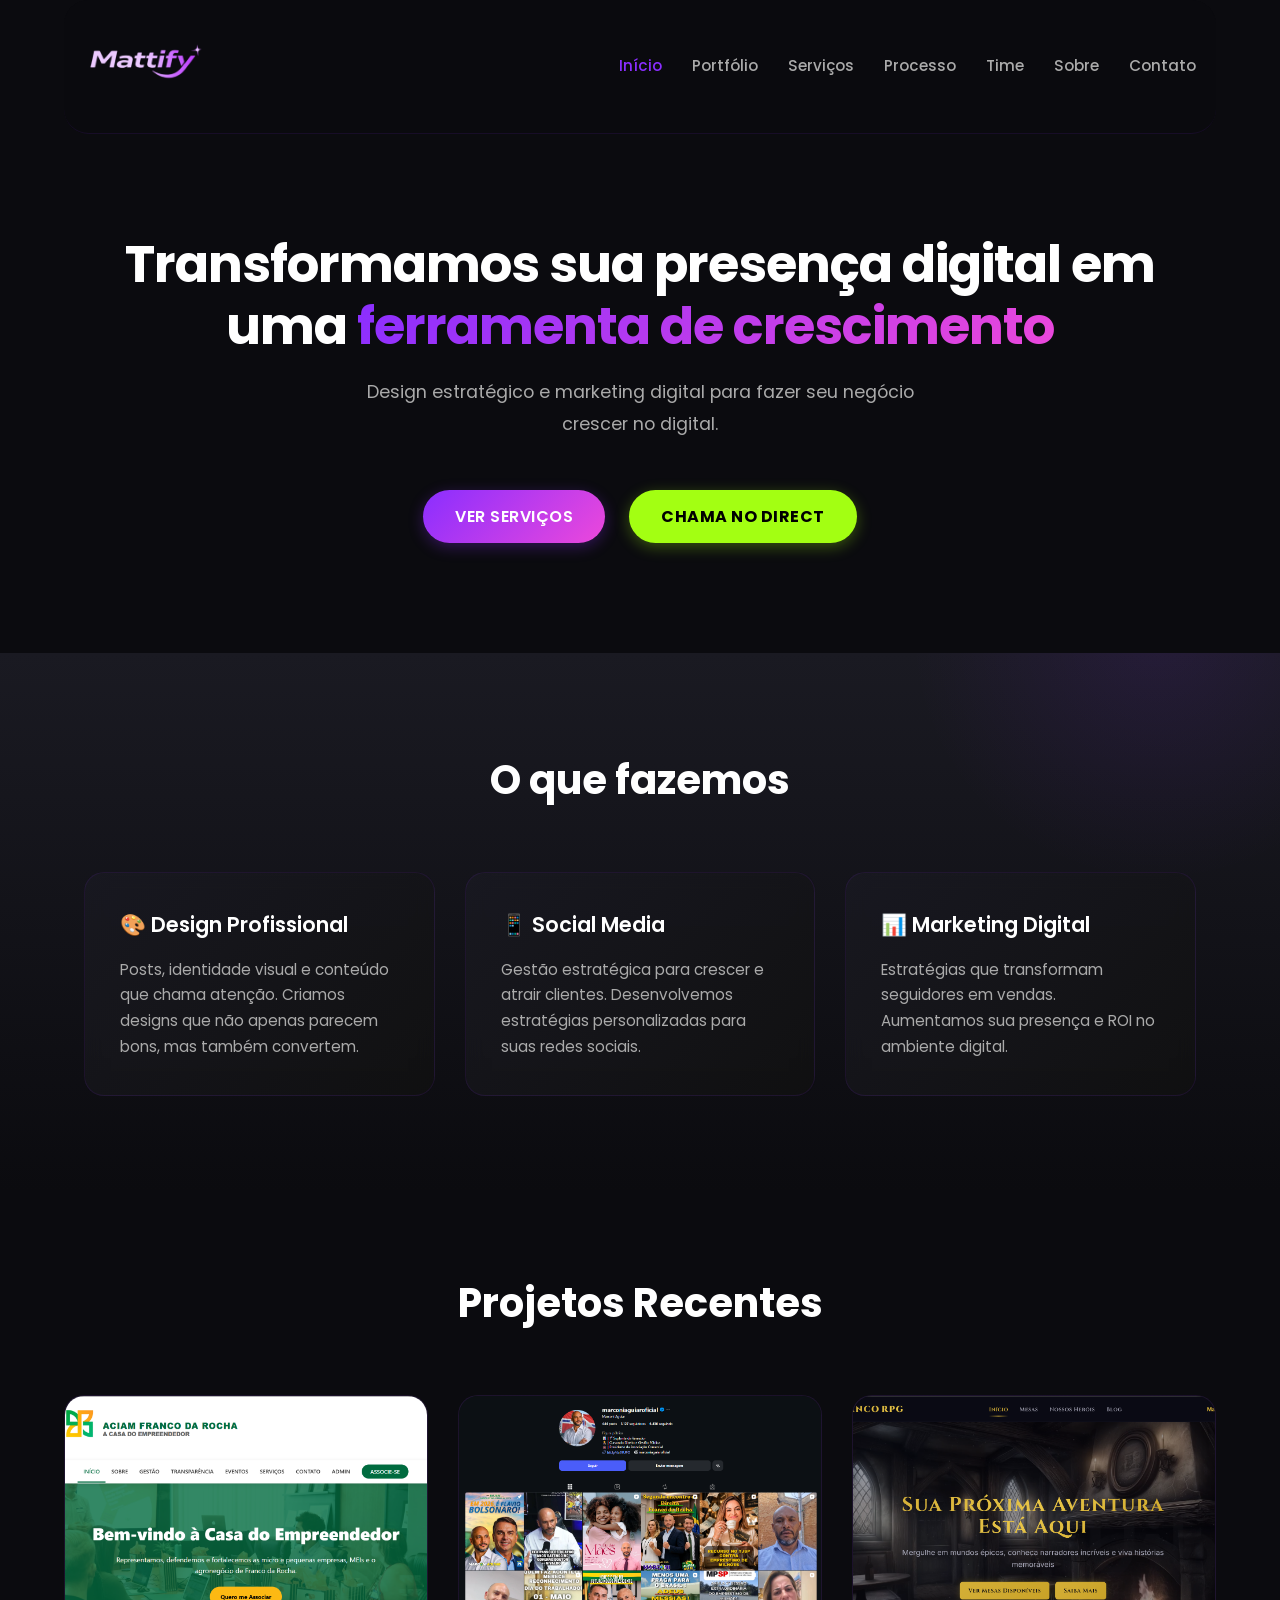
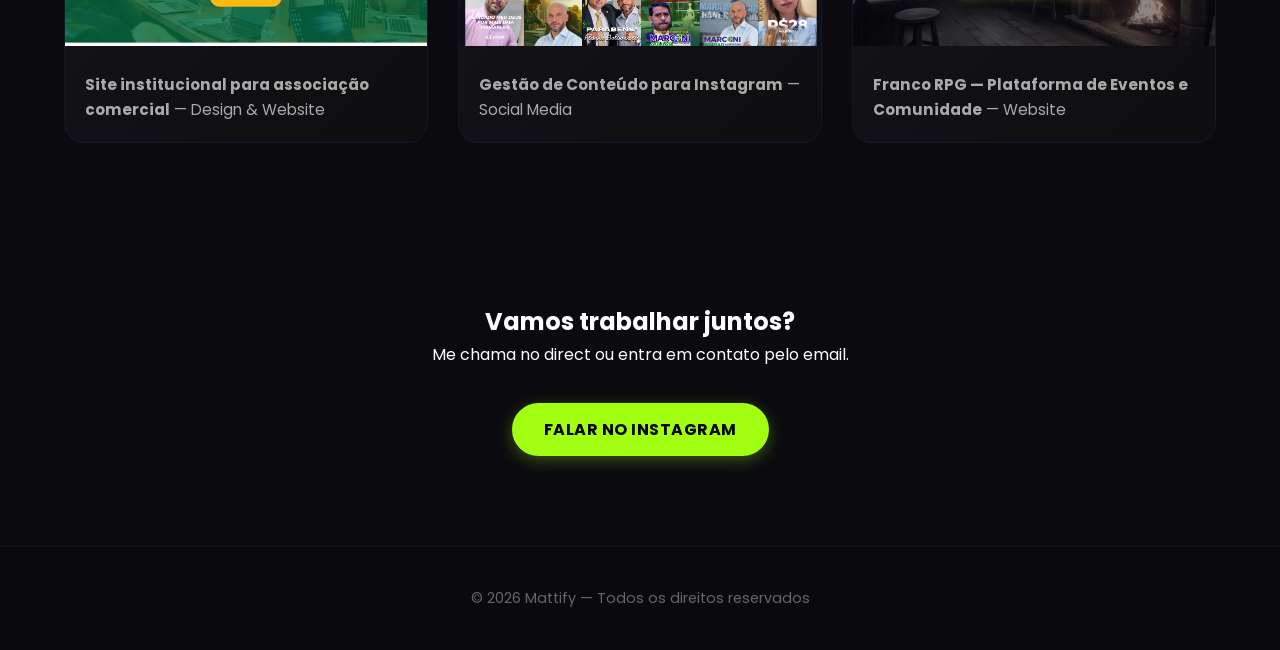
<file: index.html>
<!DOCTYPE html>
<html lang="pt-BR">
<head>
  <meta charset="UTF-8">
  <meta name="viewport" content="width=device-width, initial-scale=1.0">
  <meta name="description" content="Mattify — Marketing & Design. Transformamos seu perfil em máquina de clientes com design estratégico e marketing digital.">
  <title>Mattify — Marketing & Design</title>
    <link rel="icon" href="mattify_minimalist_2-removebg-preview.png" type="image/png">

  <!-- Fonte -->
  <link href="https://fonts.googleapis.com/css2?family=Poppins:wght@300;400;600;700&display=swap" rel="stylesheet">

  <!-- CSS -->
  <link rel="stylesheet" href="style.css">
</head>

<body>

  <!-- HEADER -->
  <header class="container">
    <div class="logo"><img src="logo.png" alt="Mattify" class="logo-img"></div>
    <button class="menu-toggle">☰</button>
    <nav>
      <a href="index.html" class="nav-link">Início</a>
      <a href="portfolio.html" class="nav-link">Portfólio</a>
      <a href="servicos.html" class="nav-link">Serviços</a>
      <a href="processo.html" class="nav-link">Processo</a>
      <a href="nosso-time.html" class="nav-link">Time</a>
      <a href="sobre.html" class="nav-link">Sobre</a>
      <a href="contato.html" class="nav-link">Contato</a>
    </nav>
  </header>

  <!-- HERO -->
  <section class="hero container">
    <h1>
      Transformamos sua presença digital em uma  <span>ferramenta de crescimento</span>
    </h1>
    <p>
      Design estratégico e marketing digital para fazer seu negócio crescer no digital.
    </p>
    <button class="btn btn-primary">Ver Serviços</button>
    <a href="https://www.instagram.com/direct/t/18092631073901861" target="_blank">
      <button class="btn btn-cta">Chama no Direct</button>
    </a>
  </section>

  <!-- SERVICES -->
  <section id="services" class="services">
    <div class="container">
      <h2>O que fazemos</h2>

      <div class="service-grid">
        <div class="service-card">
          <h3>🎨 Design Profissional</h3>
          <p>Posts, identidade visual e conteúdo que chama atenção. Criamos designs que não apenas parecem bons, mas também convertem.</p>
        </div>

        <div class="service-card">
          <h3>📱 Social Media</h3>
          <p>Gestão estratégica para crescer e atrair clientes. Desenvolvemos estratégias personalizadas para suas redes sociais.</p>
        </div>

        <div class="service-card">
          <h3>📊 Marketing Digital</h3>
          <p>Estratégias que transformam seguidores em vendas. Aumentamos sua presença e ROI no ambiente digital.</p>
        </div>
      </div>
    </div>
  </section>

   <!-- PORTFOLIO -->
  <section id="portfolio" class="portfolio container">
    <h2>Projetos Recentes</h2>

    <div class="portfolio-grid">
      <div class="portfolio-item">
        <img src="SiteAciam.png" alt="Site institucional para associação comercial">
        <p><strong>Site institucional para associação comercial</strong> — Design & Website</p>
      </div>

      <div class="portfolio-item">
        <img src="IntagramMarconi.png" alt="Gestão de Conteúdo para Instagram">
        <p><strong>Gestão de Conteúdo para Instagram</strong> — Social Media</p>
      </div>

      <div class="portfolio-item">
        <img src="SiteFrancoRPG.png" alt="Franco RPG — Plataforma de Eventos e Comunidade">
        <p><strong>Franco RPG — Plataforma de Eventos e Comunidade</strong> — Website</p>
      </div>
    </div>
  </section>

  <!-- CONTACT -->
  <section id="contact" class="container" style="padding: 80px 0; text-align: center;">
    <h2>Vamos trabalhar juntos?</h2>
    <p>Me chama no direct ou entra em contato pelo email.</p>
    <br>
    <button class="btn btn-cta">Falar no Instagram</button>
  </section>

  <!-- FOOTER -->
  <footer>
    <p>© 2026 Mattify — Todos os direitos reservados</p>
  </footer>

  <script src="script.js"></script>
</body>
</html>
</file>
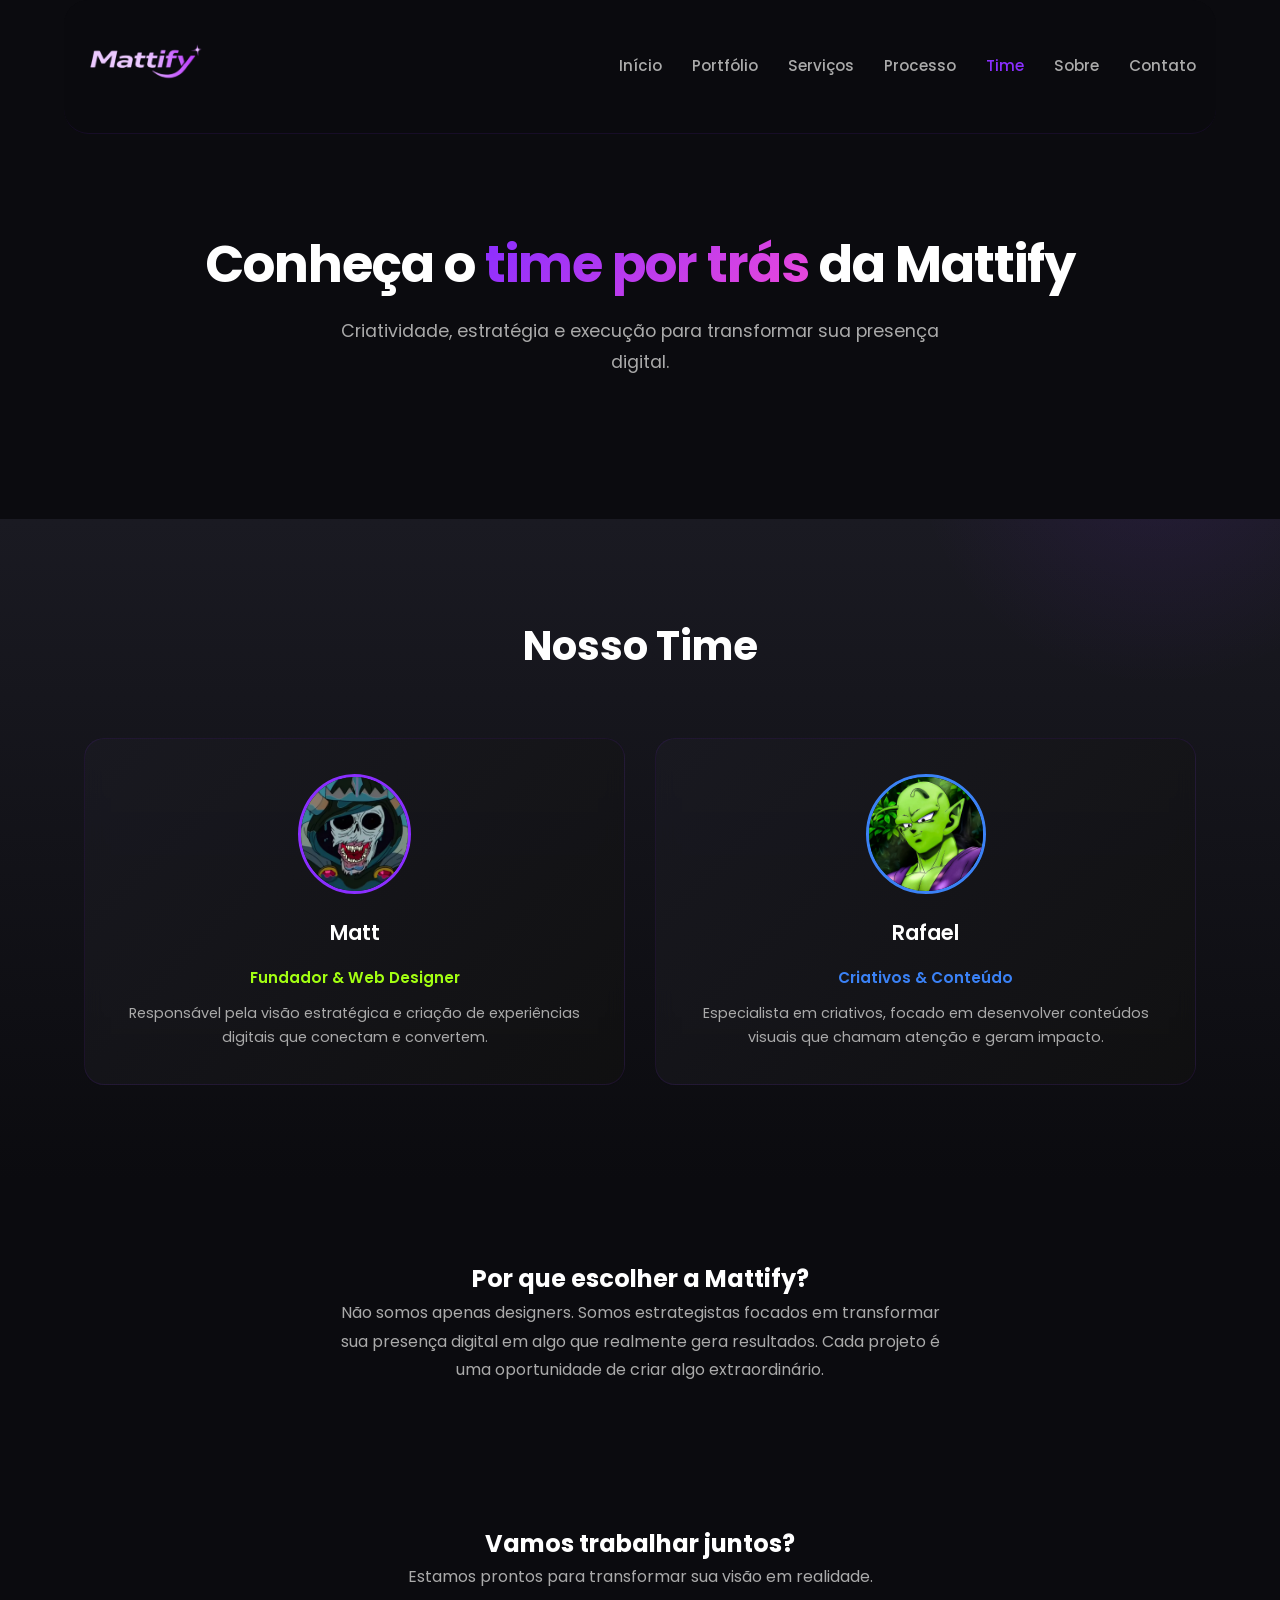
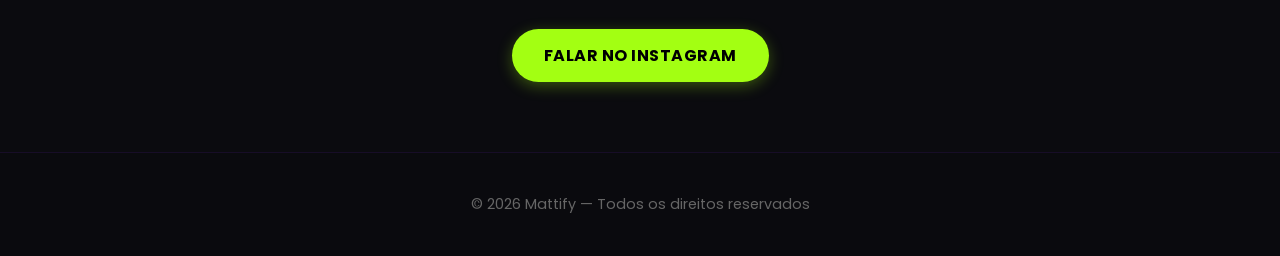
<file: nosso-time.html>
<!DOCTYPE html>
<html lang="pt-BR">
<head>
  <meta charset="UTF-8">
  <meta name="viewport" content="width=device-width, initial-scale=1.0">
  <meta name="description" content="Conheça o time Mattify — Criatividade, estratégia e execução para transformar sua presença digital.">
  <title>Nosso Time — Mattify</title>
  <link rel="icon" href="mattify_minimalist_2-removebg-preview.png" type="image/png">

  <link href="https://fonts.googleapis.com/css2?family=Poppins:wght@300;400;600;700&display=swap" rel="stylesheet">
  <link rel="stylesheet" href="style.css">
</head>

<body>

  <!-- HEADER -->
  <header class="container">
    <div class="logo"><img src="logo.png" alt="Mattify" class="logo-img"></div>
    <button class="menu-toggle">☰</button>
    <nav>
      <a href="index.html" class="nav-link">Início</a>
      <a href="portfolio.html" class="nav-link">Portfólio</a>
      <a href="servicos.html" class="nav-link">Serviços</a>
      <a href="processo.html" class="nav-link">Processo</a>
      <a href="nosso-time.html" class="nav-link">Time</a>
      <a href="sobre.html" class="nav-link">Sobre</a>
      <a href="contato.html" class="nav-link">Contato</a>
    </nav>
  </header>

  <!-- HERO -->
  <section class="hero container">
    <h1>Conheça o <span>time por trás</span> da Mattify</h1>
    <p>
      Criatividade, estratégia e execução para transformar sua presença digital.
    </p>
  </section>

  <!-- TEAM -->
  <section class="services">
    <div class="container">
      <h2>Nosso Time</h2>

      <div class="service-grid">

        <!-- MEMBRO 1 -->
        <div class="service-card" style="text-align: center;">
          <img src="matt icon.jpg" alt="Matt" style="border-radius: 50%; margin-bottom: 15px; border: 3px solid var(--primary); height: 120px; width: auto;">
          <h3>Matt</h3>
          <p style="color: var(--cta); font-weight: 600; margin-bottom: 10px;">Fundador & Web Designer</p>
          <p style="font-size: 0.9rem; color: #aaa;">
            Responsável pela visão estratégica e criação de experiências digitais que conectam e convertem.
          </p>
        </div>

        <!-- MEMBRO 2 
        <div class="service-card" style="text-align: center;">
          <img src="gab icon.jpg" alt="Gabriel Fonseca" style="border-radius: 50%; margin-bottom: 15px; border: 3px solid var(--accent); height: 120px; width: auto;">
          <h3>Gabriel Fonseca</h3>
          <p style="color: var(--accent); font-weight: 600; margin-bottom: 10px;">Designer Visual</p>
          <p style="font-size: 0.9rem; color: #aaa;">
            Designer dedicado à construção de identidades visuais modernas e consistentes.
          </p>
        </div>
        -->
        <!-- MEMBRO 3 -->
        <div class="service-card" style="text-align: center;">
          <img src="icon rafa.jpg" alt="Rafael" style="border-radius: 50%; margin-bottom: 15px; border: 3px solid var(--secondary); height: 120px; width: auto;">
          <h3>Rafael</h3>
          <p style="color: var(--secondary); font-weight: 600; margin-bottom: 10px;">Criativos & Conteúdo</p>
          <p style="font-size: 0.9rem; color: #aaa;">
            Especialista em criativos, focado em desenvolver conteúdos visuais que chamam atenção e geram impacto.
          </p>
        </div>

        <!-- MEMBRO 4 
        <div class="service-card" style="text-align: center;">
          <img src="victor icon.jpg" alt="Victor" style="border-radius: 50%; margin-bottom: 15px; border: 3px solid var(--cta); height: 120px; width: auto;">
          <h3>Victor</h3>
          <p style="color: var(--cta); font-weight: 600; margin-bottom: 10px;">Administração & Gestão</p>
          <p style="font-size: 0.9rem; color: #aaa;">
            Responsável pela organização e gestão, garantindo que tudo funcione com eficiência e qualidade.
          </p>
        </div>
        -->
      </div>
    </div>
  </section>

  <!-- DIFERENCIAL -->
  <section class="container" style="padding: 80px 0; text-align: center;">
    <h2>Por que escolher a Mattify?</h2>
    <p style="max-width: 600px; margin: auto; color: #aaa; line-height: 1.8;">
      Não somos apenas designers. Somos estrategistas focados em transformar sua presença digital em algo que realmente gera resultados. Cada projeto é uma oportunidade de criar algo extraordinário.
    </p>
  </section>

  <!-- CTA -->
  <section class="container" style="padding: 60px 0; text-align: center;">
    <h2>Vamos trabalhar juntos?</h2>
    <p style="color: #aaa; margin-bottom: 30px;">Estamos prontos para transformar sua visão em realidade.</p>
    <button class="btn btn-cta">Falar no Instagram</button>
  </section>

  <!-- FOOTER -->
  <footer>
    <p>© 2026 Mattify — Todos os direitos reservados</p>
  </footer>

  <script src="script.js"></script>
</body>
</html>
</file>
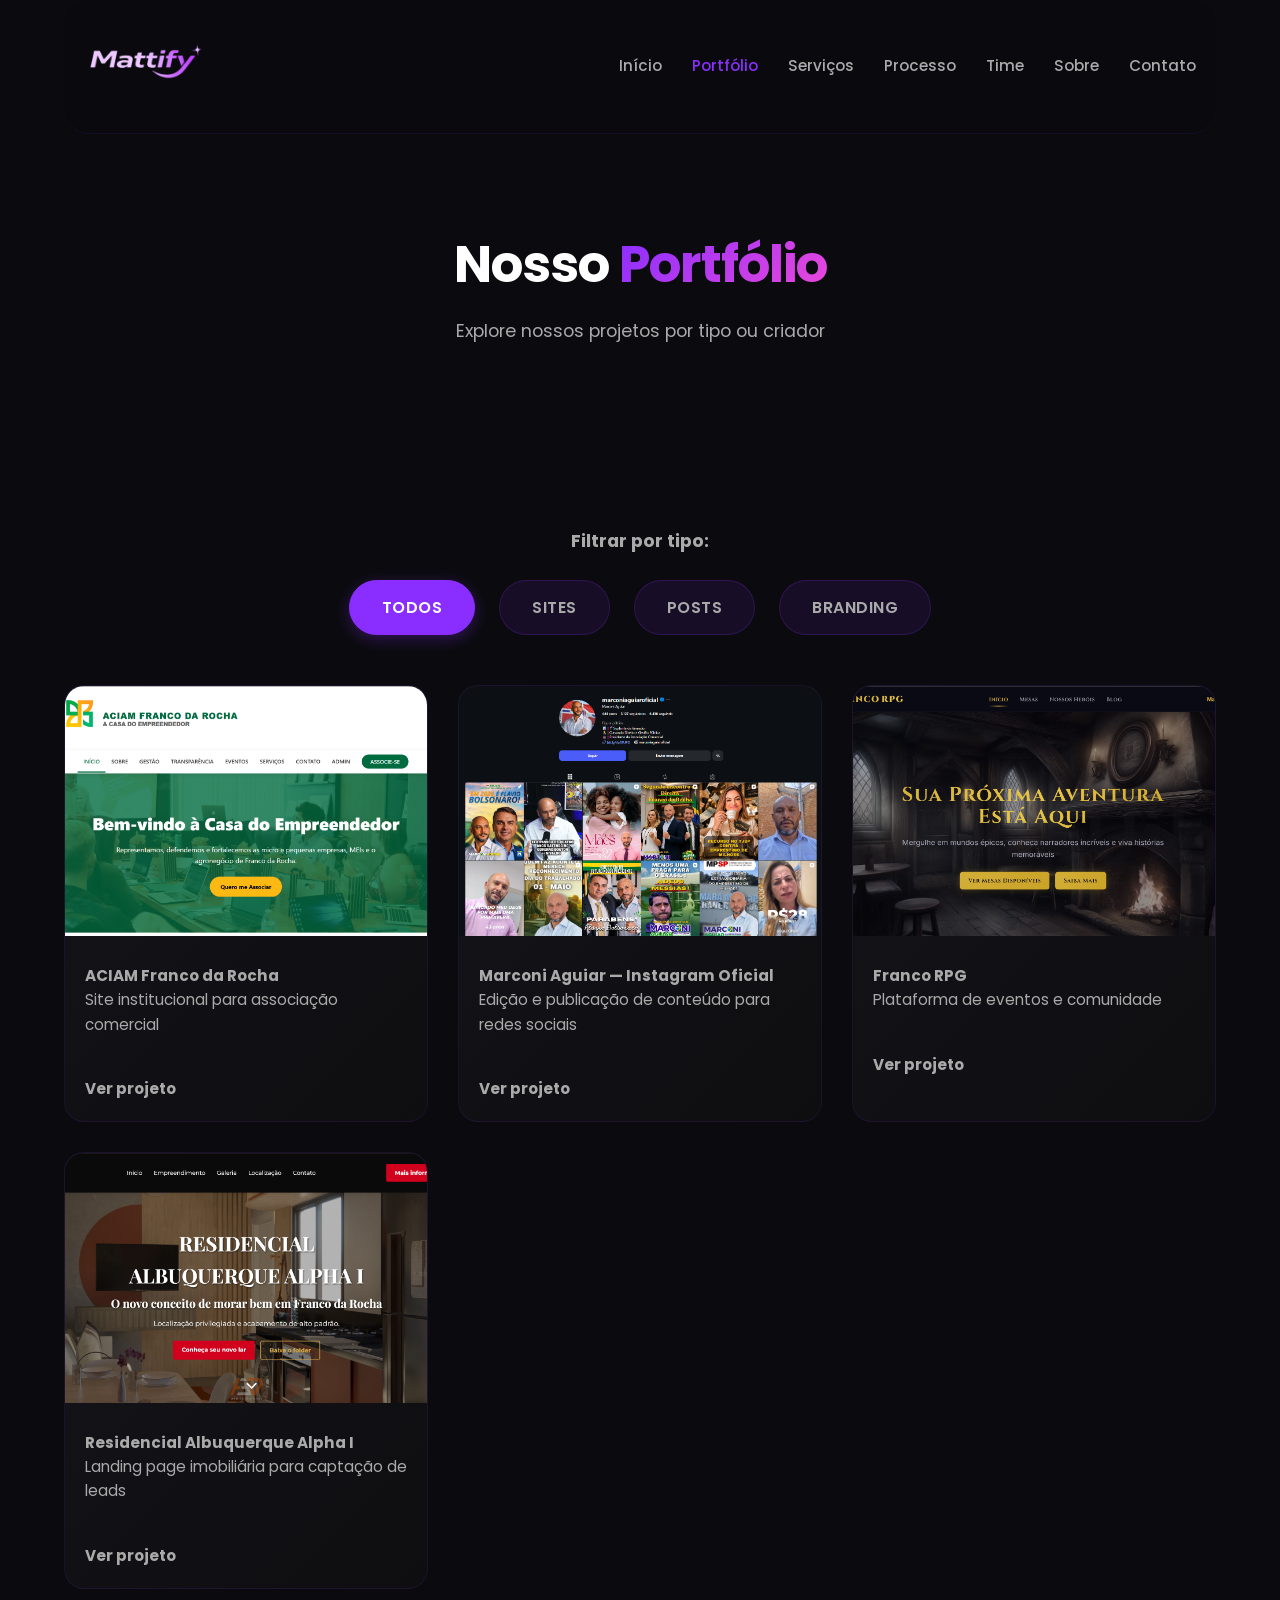
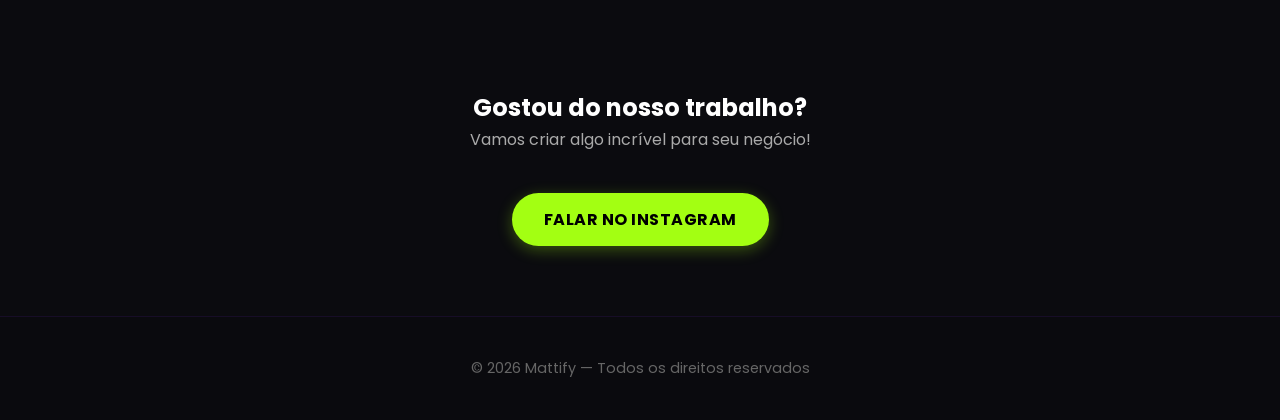
<file: portfolio.html>
<!DOCTYPE html>
<html lang="pt-BR">
<head>
  <meta charset="UTF-8">
  <meta name="viewport" content="width=device-width, initial-scale=1.0">
  <meta name="description" content="Portfólio Mattify — Explore nossos projetos de design e marketing digital.">
  <title>Portfólio — Mattify</title>
  <link rel="icon" href="mattify_minimalist_2-removebg-preview.png" type="image/png">

  <link href="https://fonts.googleapis.com/css2?family=Poppins:wght@300;400;600;700&display=swap" rel="stylesheet">
  <link rel="stylesheet" href="style.css">
</head>

<body>

<div id="lightbox" class="lightbox">
  <span class="close">&times;</span>
  <img class="lightbox-img" id="lightbox-img">
</div>

  <!-- HEADER -->

<header class="container">
  <div class="logo"><img src="logo.png" alt="Mattify" class="logo-img"></div>
  <button class="menu-toggle">☰</button>
  <nav>
    <a href="index.html" class="nav-link">Início</a>
    <a href="portfolio.html" class="nav-link">Portfólio</a>
    <a href="servicos.html" class="nav-link">Serviços</a>
    <a href="processo.html" class="nav-link">Processo</a>
    <a href="nosso-time.html" class="nav-link">Time</a>
    <a href="sobre.html" class="nav-link">Sobre</a>
    <a href="contato.html" class="nav-link">Contato</a>
  </nav>
</header>

<section class="hero container">
  <h1>Nosso <span>Portfólio</span></h1>
  <p>Explore nossos projetos por tipo ou criador</p>
</section>

<section class="container" style="padding: 40px 0;">

  <!-- FILTROS -->
  <div style="text-align: center; margin-bottom: 40px;">
    
    <div style="margin-bottom: 20px;">
      <h3 style="margin-bottom: 15px; font-size: 1.1rem; color: #aaa;">Filtrar por tipo:</h3>
      <button class="btn btn-primary filter-btn" data-filter="all">Todos</button>
      <button class="btn filter-btn" data-filter="site">Sites</button>
      <button class="btn filter-btn" data-filter="post">Posts</button>
      <button class="btn filter-btn" data-filter="branding">Branding</button>
    </div>
<!--
   <div> 
      <h3 style="margin-bottom: 15px; font-size: 1.1rem; color: #aaa;">Filtrar por criador:</h3>
      <button class="btn filter-creator" data-creator="all">Todos</button>
      <button class="btn filter-creator" data-creator="matt">Matt</button>
      <button class="btn filter-creator" data-creator="rafa">Rafa</button>
      <button class="btn filter-creator" data-creator="gab">Gabriel</button>
    </div>
    -->
  </div>

  <!-- GRID -->
  <div class="portfolio-grid">

    <div class="portfolio-item" data-type="site" data-creator="matt">
      <img src="SiteAciam.png" alt="Site institucional para associação comercial">
      <p><strong>ACIAM Franco da Rocha</strong> <br>
                Site institucional para associação comercial</p>
      <p><a href="https://aciamfrancodarocha.org.br" target="_blank" class="nav-link"><strong>Ver projeto</strong></a></p>
    </div>

    <div class="portfolio-item" data-type="post" data-creator="matt">
      <img src="IntagramMarconi.png" alt="Gestão de Conteúdo para Instagram">
      <p><strong>Marconi Aguiar — Instagram Oficial</strong><br>Edição e publicação de conteúdo para redes sociais</p>
      <p><a href="https://www.instagram.com/marconiaguiaroficial/" target="_blank" class="nav-link"><strong>Ver projeto</strong></a></p>
    </div>

    <div class="portfolio-item" data-type="site" data-creator="matt">
      <img src="SiteFrancoRPG.png" alt="Franco RPG — Plataforma de Eventos e Comunidade">
      <p><strong>Franco RPG</strong><br>Plataforma de eventos e comunidade</p>
      <p><a href="https://franco-rpg.onrender.com/" target="_blank" class="nav-link"><strong>Ver projeto</strong></a></p>
    </div>

    <div class="portfolio-item" data-type="site" data-creator="matt">
      <img src="ResidencialAlbuquerque.png" alt="Landing page imobiliária / página de captação de leads">
      <p><strong>Residencial Albuquerque Alpha I</strong><br>
Landing page imobiliária para captação de leads</p>
      <p><a href="https://nezork.github.io/residencial.albuquerque" target="_blank" class="nav-link"><strong>Ver projeto</strong></a></p>
    </div>

  </div>

</section>

<section class="container" style="padding: 60px 0; text-align: center;">
  <h2>Gostou do nosso trabalho?</h2>
  <p style="color: #aaa; margin-bottom: 30px;">Vamos criar algo incrível para seu negócio!</p>
  <button class="btn btn-cta">Falar no Instagram</button>
</section>

<footer>
  <p>© 2026 Mattify — Todos os direitos reservados</p>
</footer>

<script src="script.js"></script>
</body>
</html>
</file>
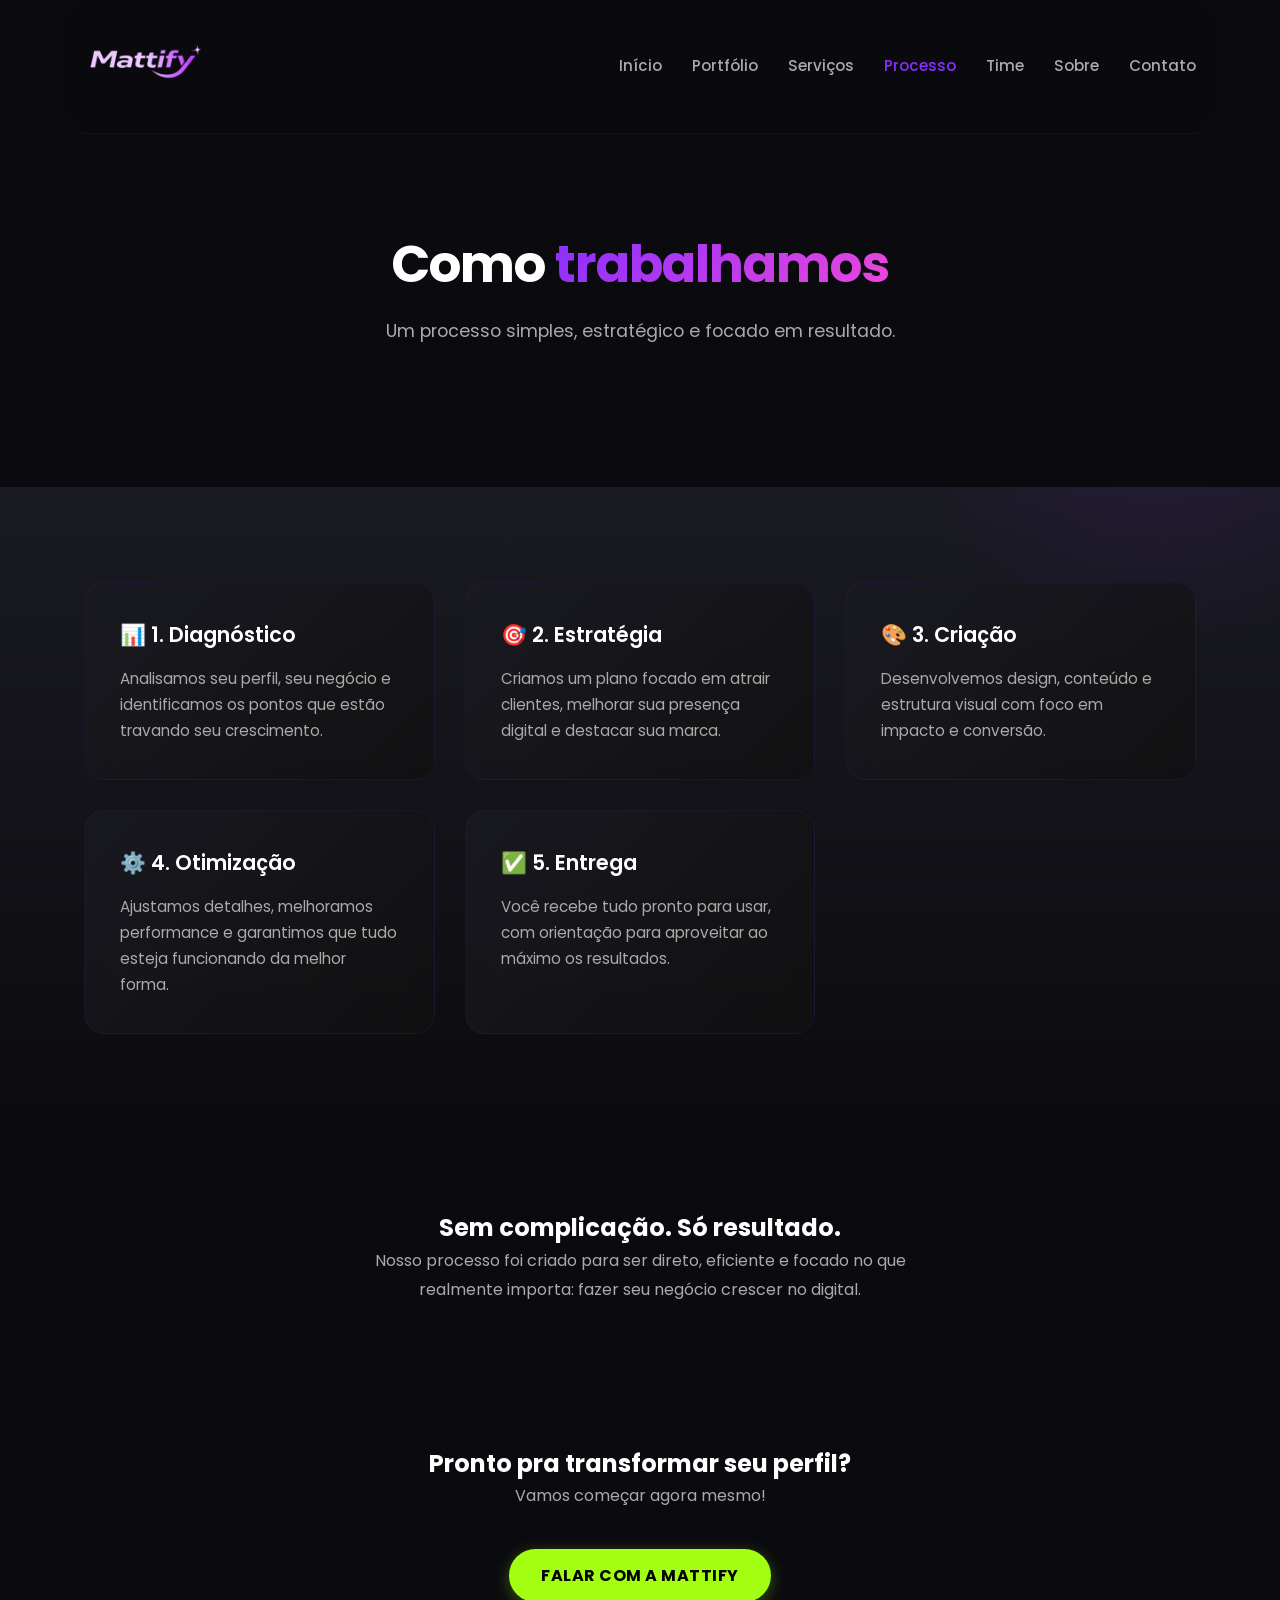
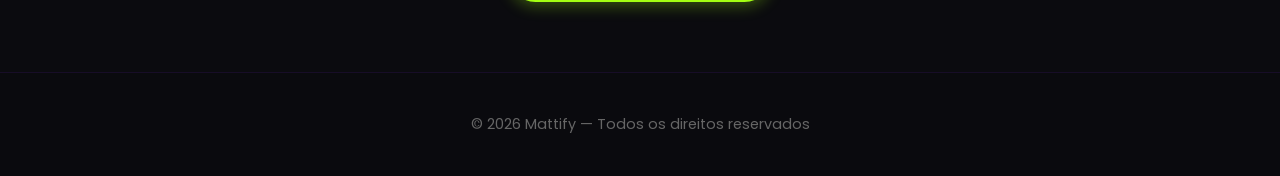
<file: processo.html>
<!DOCTYPE html>
<html lang="pt-BR">
<head>
  <meta charset="UTF-8">
  <meta name="viewport" content="width=device-width, initial-scale=1.0">
  <meta name="description" content="Processo Mattify — Um processo simples, estratégico e focado em resultado.">
  <title>Nosso Processo — Mattify</title>
  <link rel="icon" href="mattify_minimalist_2-removebg-preview.png" type="image/png">

  <link href="https://fonts.googleapis.com/css2?family=Poppins:wght@300;400;600;700&display=swap" rel="stylesheet">
  <link rel="stylesheet" href="style.css">
</head>

<body>

  <!-- HEADER -->
  <header class="container">
    <div class="logo"><img src="logo.png" alt="Mattify" class="logo-img"></div>
    <button class="menu-toggle">☰</button>
    <nav>
      <a href="index.html" class="nav-link">Início</a>
      <a href="portfolio.html" class="nav-link">Portfólio</a>
      <a href="servicos.html" class="nav-link">Serviços</a>
      <a href="processo.html" class="nav-link">Processo</a>
      <a href="nosso-time.html" class="nav-link">Time</a>
      <a href="sobre.html" class="nav-link">Sobre</a>
      <a href="contato.html" class="nav-link">Contato</a>
    </nav>
  </header>

  <!-- HERO -->
  <section class="hero container">
    <h1>Como <span>trabalhamos</span></h1>
    <p>
      Um processo simples, estratégico e focado em resultado.
    </p>
  </section>

  <!-- PROCESSO -->
  <section class="services">
    <div class="container">

      <div class="service-grid">

        <!-- ETAPA 1 -->
        <div class="service-card">
          <h3>📊 1. Diagnóstico</h3>
          <p>
            Analisamos seu perfil, seu negócio e identificamos os pontos que estão
            travando seu crescimento.
          </p>
        </div>

        <!-- ETAPA 2 -->
        <div class="service-card">
          <h3>🎯 2. Estratégia</h3>
          <p>
            Criamos um plano focado em atrair clientes, melhorar sua presença
            digital e destacar sua marca.
          </p>
        </div>

        <!-- ETAPA 3 -->
        <div class="service-card">
          <h3>🎨 3. Criação</h3>
          <p>
            Desenvolvemos design, conteúdo e estrutura visual com foco em impacto
            e conversão.
          </p>
        </div>

        <!-- ETAPA 4 -->
        <div class="service-card">
          <h3>⚙️ 4. Otimização</h3>
          <p>
            Ajustamos detalhes, melhoramos performance e garantimos que tudo esteja
            funcionando da melhor forma.
          </p>
        </div>

        <!-- ETAPA 5 -->
        <div class="service-card">
          <h3>✅ 5. Entrega</h3>
          <p>
            Você recebe tudo pronto para usar, com orientação para aproveitar ao máximo
            os resultados.
          </p>
        </div>

      </div>

    </div>
  </section>

  <!-- DIFERENCIAL -->
  <section class="container" style="padding: 80px 0; text-align: center;">
    <h2>Sem complicação. Só resultado.</h2>
    <p style="max-width: 600px; margin: auto; color: #aaa; line-height: 1.8;">
      Nosso processo foi criado para ser direto, eficiente e focado no que realmente importa:
      fazer seu negócio crescer no digital.
    </p>
  </section>

  <!-- CTA -->
  <section class="container" style="padding: 60px 0; text-align: center;">
    <h2>Pronto pra transformar seu perfil?</h2>
    <p style="color: #aaa; margin-bottom: 30px;">Vamos começar agora mesmo!</p>
    <a href="contato.html" style="text-decoration: none;">
      <button class="btn btn-cta">Falar com a Mattify</button>
    </a>
  </section>

  <!-- FOOTER -->
  <footer>
    <p>© 2026 Mattify — Todos os direitos reservados</p>
  </footer>

  <script src="script.js"></script>

</body>
</html>
</file>
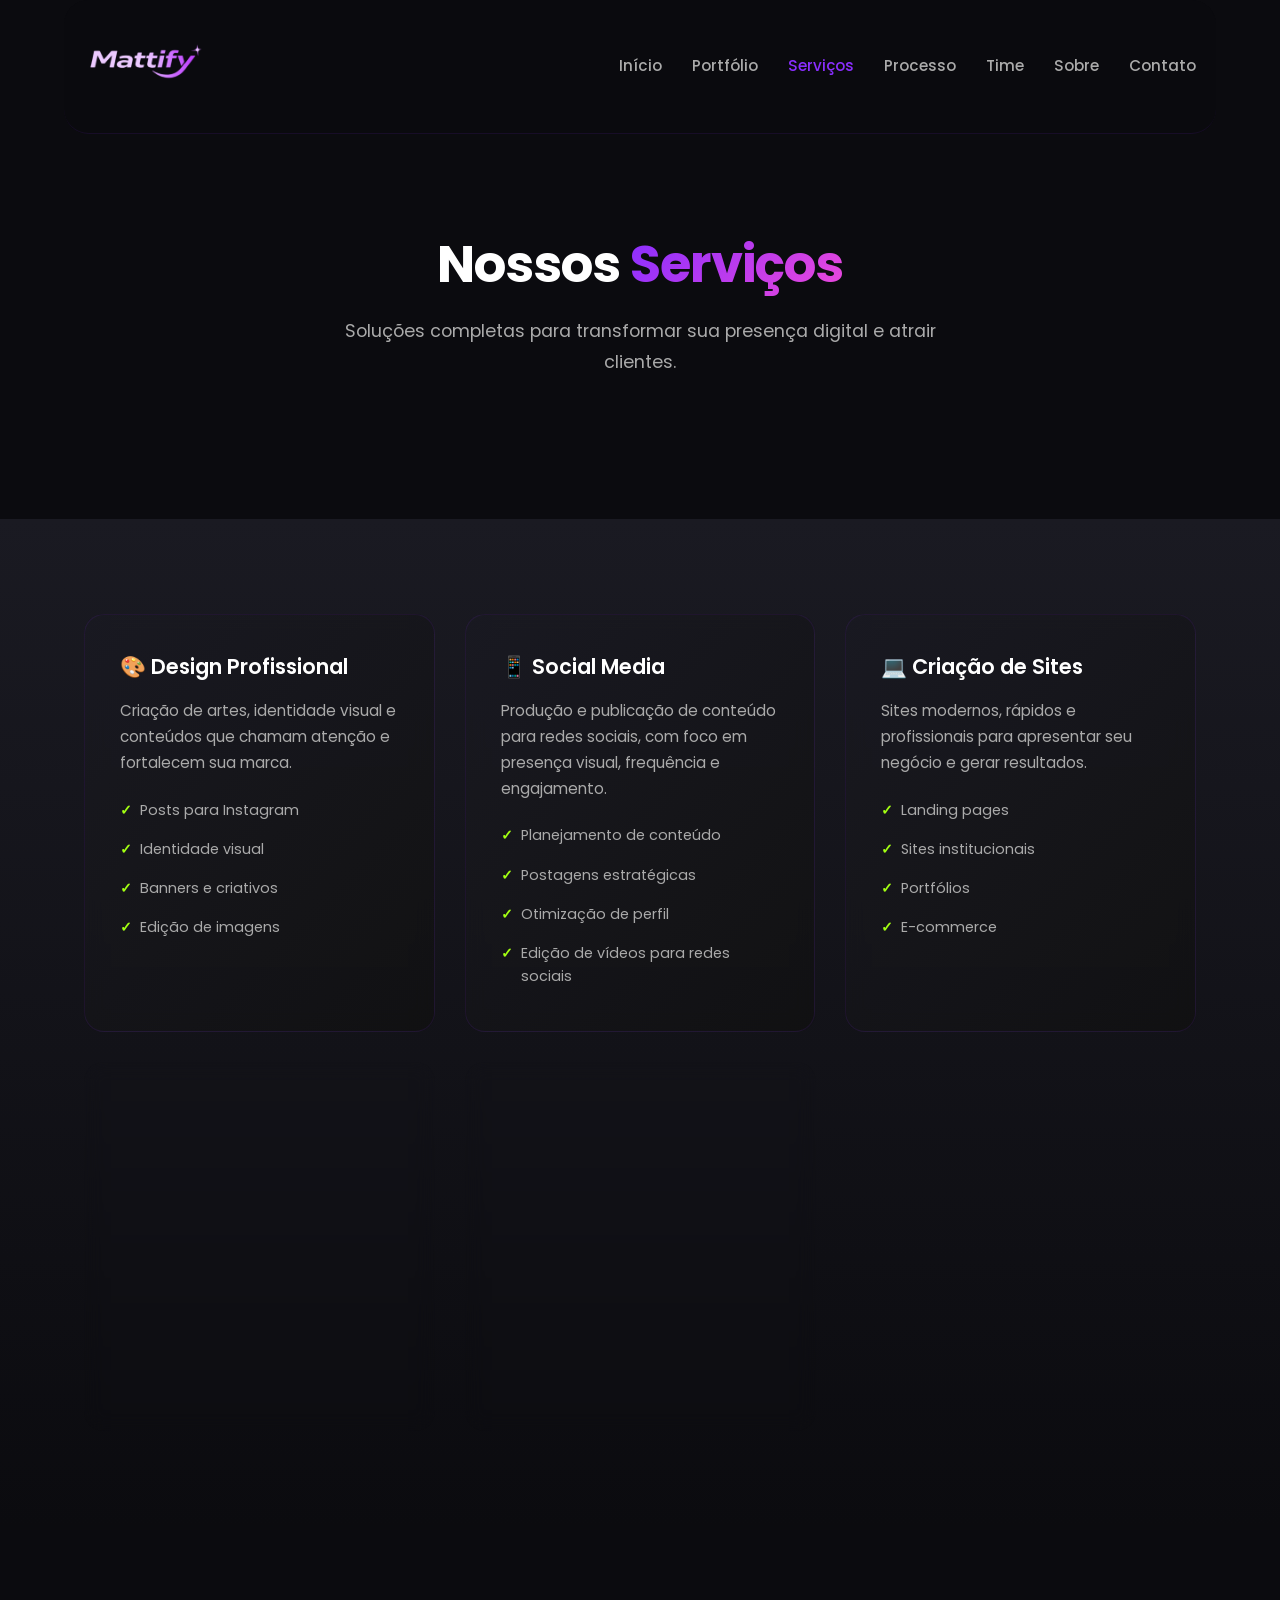
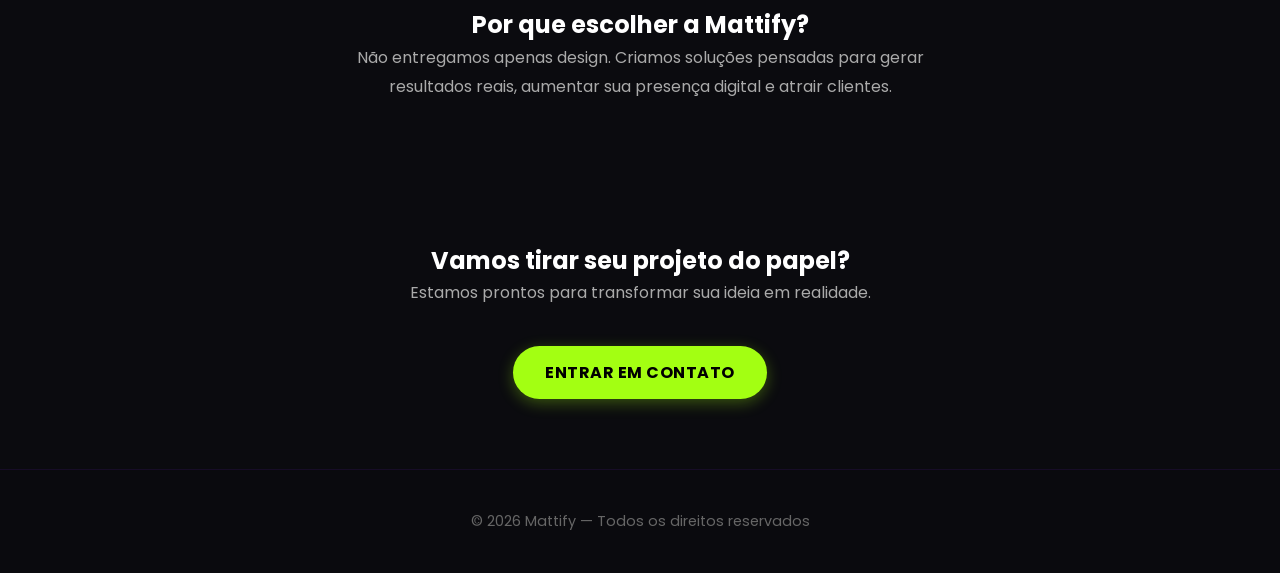
<file: servicos.html>
<!DOCTYPE html>
<html lang="pt-BR">
<head>
  <meta charset="UTF-8">
  <meta name="viewport" content="width=device-width, initial-scale=1.0">
  <meta name="description" content="Serviços Mattify — Design, Social Media, Marketing Digital e muito mais.">
  <title>Serviços — Mattify</title>
  <link rel="icon" href="mattify_minimalist_2-removebg-preview.png" type="image/png">

  <link href="https://fonts.googleapis.com/css2?family=Poppins:wght@300;400;600;700&display=swap" rel="stylesheet">
  <link rel="stylesheet" href="style.css">
</head>

<body>

  <!-- HEADER -->
  <header class="container">
    <div class="logo"><img src="logo.png" alt="Mattify" class="logo-img"></div>
    <button class="menu-toggle">☰</button>
    <nav>
      <a href="index.html" class="nav-link">Início</a>
      <a href="portfolio.html" class="nav-link">Portfólio</a>
      <a href="servicos.html" class="nav-link">Serviços</a>
      <a href="processo.html" class="nav-link">Processo</a>
      <a href="nosso-time.html" class="nav-link">Time</a>
      <a href="sobre.html" class="nav-link">Sobre</a>
      <a href="contato.html" class="nav-link">Contato</a>
    </nav>
  </header>

  <!-- HERO -->
  <section class="hero container">
    <h1>Nossos <span>Serviços</span></h1>
    <p>
      Soluções completas para transformar sua presença digital e atrair clientes.
    </p>
  </section>

  <!-- SERVIÇOS -->
  <section class="services">
    <div class="container">

      <div class="service-grid">

        <!-- DESIGN -->
        <div class="service-card">
          <h3>🎨 Design Profissional</h3>
          <p>
            Criação de artes, identidade visual e conteúdos que chamam atenção e fortalecem sua marca.
          </p>
          <ul>
            <li>Posts para Instagram</li>
            <li>Identidade visual</li>
            <li>Banners e criativos</li>
            <li>Edição de imagens</li>
          </ul>
        </div>

        <!-- SOCIAL MEDIA -->
        <div class="service-card">
          <h3>📱 Social Media</h3>
          <p>
            Produção e publicação de conteúdo para redes sociais, com foco em presença visual, frequência e engajamento.
          </p>
          <ul>
            <li>Planejamento de conteúdo</li>
            <li>Postagens estratégicas</li>
            <li>Otimização de perfil</li>
            <li>Edição de vídeos para redes sociais</li>
          </ul>
        </div>

        <!-- SITES -->
        <div class="service-card">
          <h3>💻 Criação de Sites</h3>
          <p>
            Sites modernos, rápidos e profissionais para apresentar seu negócio e gerar resultados.
          </p>
          <ul>
            <li>Landing pages</li>
            <li>Sites institucionais</li>
            <li>Portfólios</li>
            <li>E-commerce</li>
          </ul>
        </div>

        <!-- MARKETING -->
        <div class="service-card">
          <h3>🚀 Marketing Digital</h3>
          <p>
            Estratégias para atrair, engajar e converter seguidores em clientes.
          </p>
          <ul>
            <li>Posicionamento digital</li>
            <li>Estratégia de conteúdo</li>
            <li>Funil de vendas</li>
            <li>Otimização de conteúdo visual</li>
          </ul>
        </div>

        <!-- EDIÇÃO DE VÍDEO -->
        <div class="service-card">
          <h3>🎬 Edição de Vídeo</h3>
          <p>
            Edição profissional para conteúdos dinâmicos, envolventes e prontos para redes sociais.
          </p>
          <ul>
            <li>Reels e TikTok</li>
            <li>Cortes para conteúdo</li>
            <li>Vídeos promocionais</li>
            <li>Motion graphics</li>
          </ul>
        </div>

      </div>

    </div>
  </section>

  <!-- DIFERENCIAL -->
  <section class="container" style="padding: 80px 0; text-align: center;">
    <h2>Por que escolher a Mattify?</h2>
    <p style="max-width: 600px; margin: auto; color: #aaa; line-height: 1.8;">
      Não entregamos apenas design. Criamos soluções pensadas para gerar resultados reais,
      aumentar sua presença digital e atrair clientes.
    </p>
  </section>

  <!-- CTA -->
  <section class="container" style="padding: 60px 0; text-align: center;">
    <h2>Vamos tirar seu projeto do papel?</h2>
    <p style="color: #aaa; margin-bottom: 30px;">Estamos prontos para transformar sua ideia em realidade.</p>
    <a href="contato.html" style="text-decoration: none;">
      <button class="btn btn-cta">Entrar em contato</button>
    </a>
  </section>

  <!-- FOOTER -->
  <footer>
    <p>© 2026 Mattify — Todos os direitos reservados</p>
  </footer>

  <script src="script.js"></script>

</body>
</html>
</file>
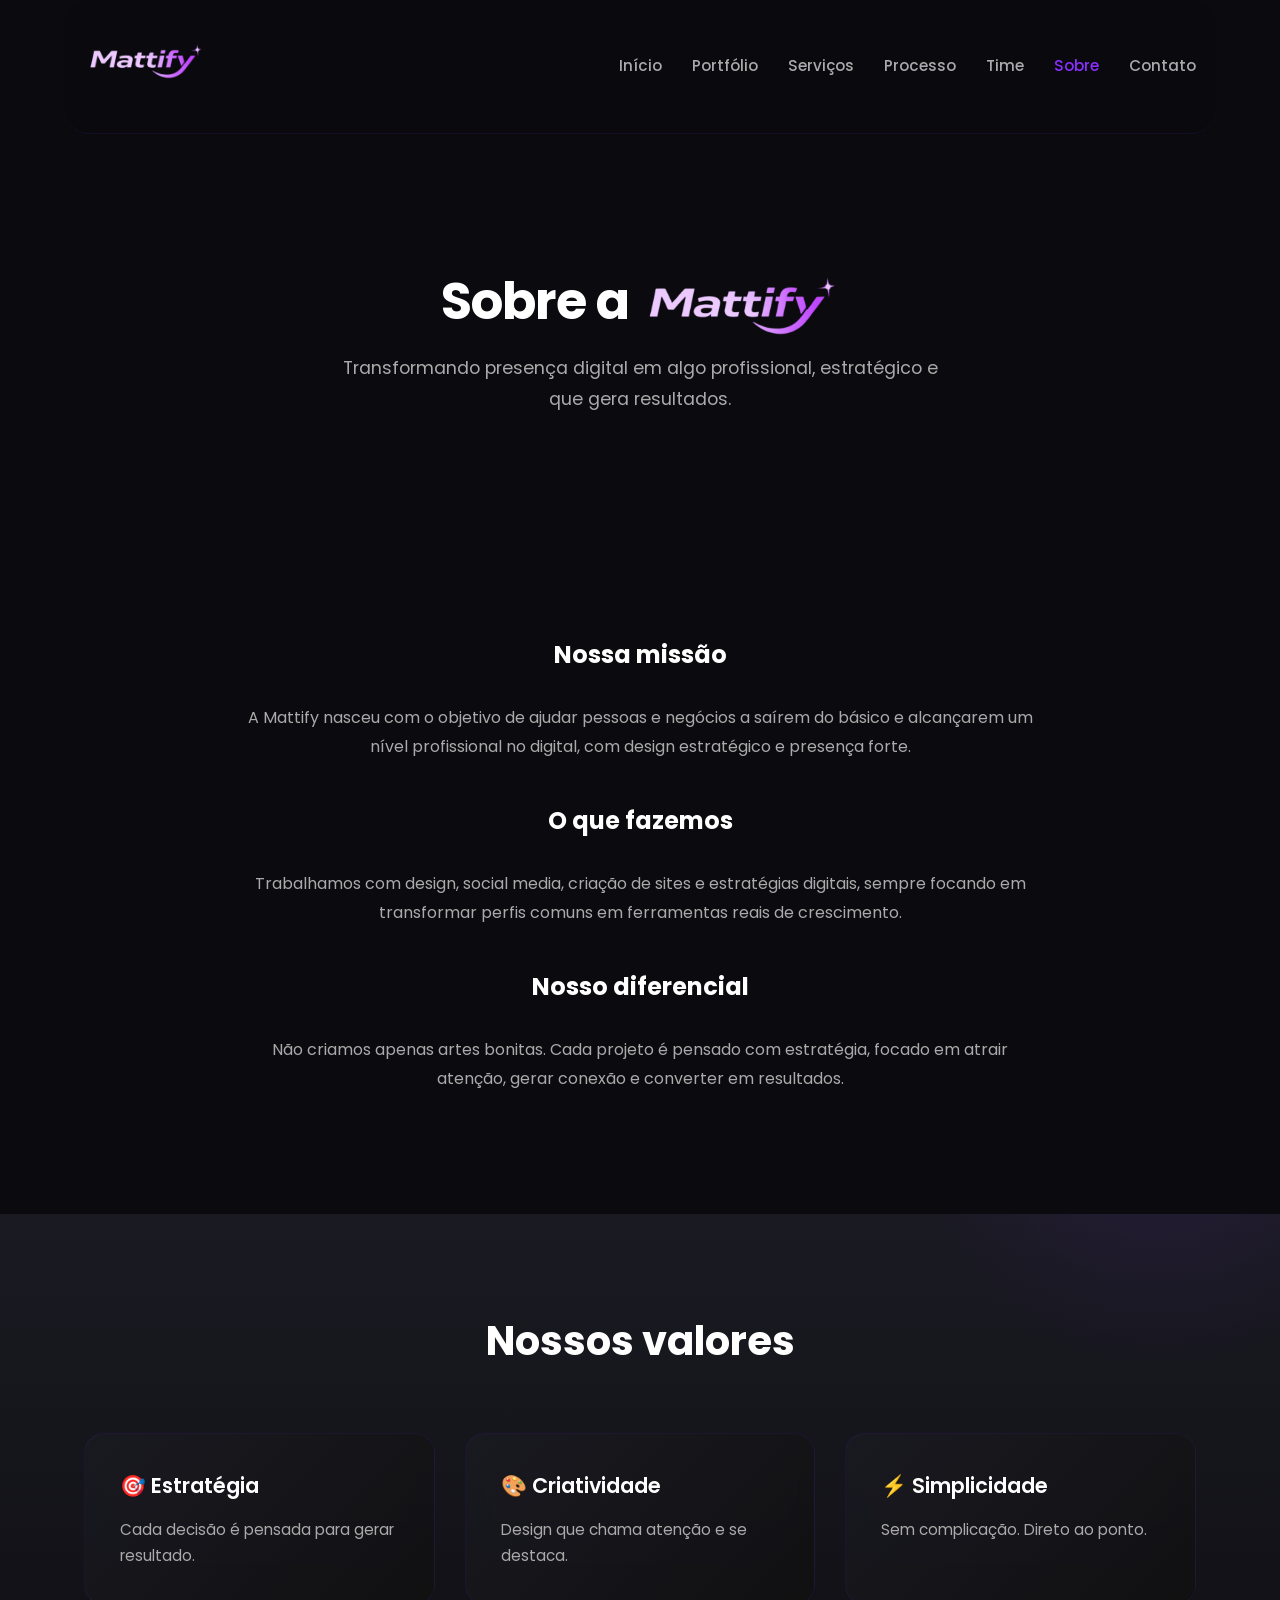
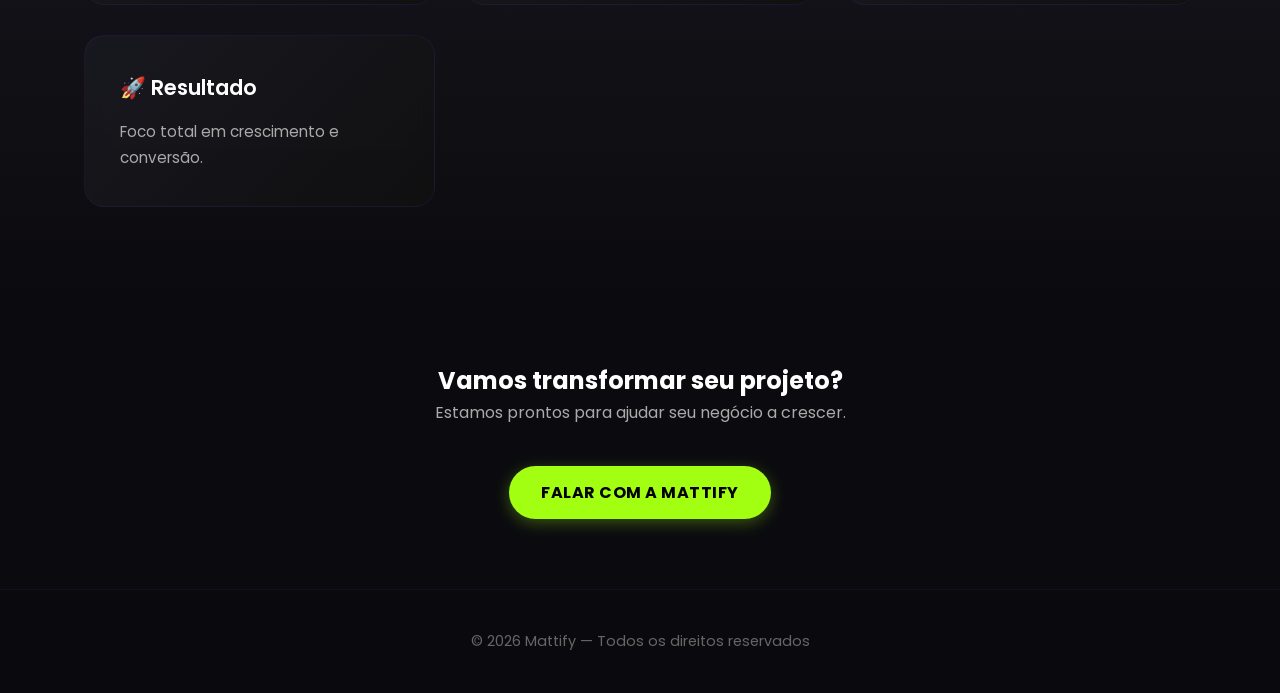
<file: sobre.html>
<!DOCTYPE html>
<html lang="pt-BR">
<head>
  <meta charset="UTF-8">
  <meta name="viewport" content="width=device-width, initial-scale=1.0">
  <meta name="description" content="Sobre Mattify — Transformando presença digital em algo profissional, estratégico e que gera resultados.">
  <title>Sobre — Mattify</title>
  <link rel="icon" href="mattify_minimalist_2-removebg-preview.png" type="image/png">

  <link href="https://fonts.googleapis.com/css2?family=Poppins:wght@300;400;600;700&display=swap" rel="stylesheet">
  <link rel="stylesheet" href="style.css">
</head>

<body>

  <!-- HEADER -->
  <header class="container">
    <div class="logo"><img src="logo.png" alt="Mattify" class="logo-img"></div>
    <button class="menu-toggle">☰</button>
    <nav>
      <a href="index.html" class="nav-link">Início</a>
      <a href="portfolio.html" class="nav-link">Portfólio</a>
      <a href="servicos.html" class="nav-link">Serviços</a>
      <a href="processo.html" class="nav-link">Processo</a>
      <a href="nosso-time.html" class="nav-link">Time</a>
      <a href="sobre.html" class="nav-link">Sobre</a>
      <a href="contato.html" class="nav-link">Contato</a>
    </nav>
  </header>

  <!-- HERO -->
  <section class="hero container">
    <h1>Sobre a <img src="logo.png" alt="Mattify" class="sobre-img"></h1>
    <p>
      Transformando presença digital em algo profissional, estratégico e que gera resultados.
    </p>
  </section>

  <!-- SOBRE -->
  <section class="container" style="padding: 80px 0; max-width: 800px; text-align: center;">
    
    <h2 style="margin-bottom: 30px;">Nossa missão</h2>
    <p style="color: #aaa; margin-bottom: 40px; line-height: 1.8;">
      A Mattify nasceu com o objetivo de ajudar pessoas e negócios a saírem do básico
      e alcançarem um nível profissional no digital, com design estratégico e presença forte.
    </p>

    <h2 style="margin-bottom: 30px;">O que fazemos</h2>
    <p style="color: #aaa; margin-bottom: 40px; line-height: 1.8;">
      Trabalhamos com design, social media, criação de sites e estratégias digitais,
      sempre focando em transformar perfis comuns em ferramentas reais de crescimento.
    </p>

    <h2 style="margin-bottom: 30px;">Nosso diferencial</h2>
    <p style="color: #aaa; margin-bottom: 40px; line-height: 1.8;">
      Não criamos apenas artes bonitas. Cada projeto é pensado com estratégia,
      focado em atrair atenção, gerar conexão e converter em resultados.
    </p>

  </section>

  <!-- VALORES -->
  <section class="services">
    <div class="container">
      <h2 style="text-align: center; margin-bottom: 60px;">Nossos valores</h2>

      <div class="service-grid">

        <div class="service-card">
          <h3>🎯 Estratégia</h3>
          <p>Cada decisão é pensada para gerar resultado.</p>
        </div>

        <div class="service-card">
          <h3>🎨 Criatividade</h3>
          <p>Design que chama atenção e se destaca.</p>
        </div>

        <div class="service-card">
          <h3>⚡ Simplicidade</h3>
          <p>Sem complicação. Direto ao ponto.</p>
        </div>

        <div class="service-card">
          <h3>🚀 Resultado</h3>
          <p>Foco total em crescimento e conversão.</p>
        </div>

      </div>
    </div>
  </section>

  <!-- CTA -->
  <section class="container" style="padding: 60px 0; text-align: center;">
    <h2>Vamos transformar seu projeto?</h2>
    <p style="color: #aaa; margin-bottom: 30px;">Estamos prontos para ajudar seu negócio a crescer.</p>
    <a href="contato.html" style="text-decoration: none;">
      <button class="btn btn-cta">Falar com a Mattify</button>
    </a>
  </section>

  <!-- FOOTER -->
  <footer>
    <p>© 2026 Mattify — Todos os direitos reservados</p>
  </footer>

  <script src="script.js"></script>

</body>
</html>
</file>
<file: style.css>
/* =========================
   RESET & BASE
========================= */
* {
  margin: 0;
  padding: 0;
  box-sizing: border-box;
  font-family: 'Poppins', sans-serif;
}

html {
  scroll-behavior: smooth;
}

body {
  background: #0B0B0F;
  color: #ffffff;
  line-height: 1.6;
  overflow-x: hidden;
}

/* =========================
   GRADIENTS & COLORS
========================= */
:root {
  --bg-dark: #0B0B0F;
  --bg-secondary: #1A1A22;
  --bg-tertiary: #111;

  --primary: #8A2EFF;
  --secondary: #3B82F6;
  --accent: #EC4899;

  --cta: #A3FF12;

  --gradient-main: linear-gradient(135deg, #8A2EFF, #ec48db);
  --gradient-hover: linear-gradient(135deg, #A855FF, #FF1493);
}

/* =========================
   CONTAINER
========================= */
.container {
  width: 90%;
  max-width: 1200px;
  margin: auto;
  padding: 15px 20px;
  border-radius: 25px;
}

/* =========================
   HEADER
========================= */
header {
  padding: 20px 0;
  display: flex;
  justify-content: space-between;
  align-items: center;
  position: sticky;
  top: 0;
  background: rgba(11, 11, 15, 0.95);
  backdrop-filter: blur(10px);
  z-index: 1000;
  border-bottom: 1px solid rgba(138, 46, 255, 0.1);
  animation: slideDown 0.5s ease-out;
}

@keyframes slideDown {
  from {
    transform: translateY(-100%);
    opacity: 0;
  }
  to {
    transform: translateY(0);
    opacity: 1;
  }
}

.logo {
  font-size: 1.8rem;
  font-weight: 20;
  background: var(--gradient-main);
  -webkit-background-clip: text;
  -webkit-text-fill-color: transparent;
  background-clip: text;
  letter-spacing: -0.5px;
  transition: transform 0.3s ease;
}

.logo:hover {
  transform: scale(1.05);
}

.logo-img {
  width: 120px;
  height: 120px;
  object-fit: contain;
  margin-top: -15px;
  margin-bottom: -15px;
}

.sobre-img {
  width: 200px;
  height: 200px;
  object-fit: contain;
  margin-top: -30px;
  margin-bottom: -85px;
}

nav {
  display: flex;
  align-items: center;
  gap: 30px;
}

.nav-link {
  color: #aaa;
  text-decoration: none;
  transition: all 0.3s ease;
  font-size: 0.95rem;
  font-weight: 500;
  position: relative;
}

.nav-link::after {
  content: '';
  position: absolute;
  bottom: -5px;
  left: 0;
  width: 0;
  height: 2px;
  background: var(--gradient-main);
  transition: width 0.3s ease;
}

.nav-link:hover {
  color: var(--primary);
}

.nav-link:hover::after {
  width: 100%;
}

.site-link {
  color: #ffffff;
  text-decoration: none;
  transition: all 0.3s ease;
  position: relative;
}

.site-link:hover {
  color: var(--primary);
}

/* Menu Hamburger */
.menu-toggle {
  display: none;
  background: none;
  border: none;
  color: white;
  font-size: 1.5rem;
  cursor: pointer;
  z-index: 1001;
}

/* =========================
   HERO SECTION
========================= */
.hero {
  padding: 100px 0;
  text-align: center;
  animation: fadeInUp 0.8s ease-out;
}

@keyframes fadeInUp {
  from {
    opacity: 0;
    transform: translateY(30px);
  }
  to {
    opacity: 1;
    transform: translateY(0);
  }
}

.hero h1 {
  font-size: 3.2rem;
  margin-bottom: 20px;
  line-height: 1.2;
  letter-spacing: -1px;
  font-weight: 700;
}

.hero span {
  background: var(--gradient-main);
  -webkit-background-clip: text;
  -webkit-text-fill-color: transparent;
  background-clip: text;
  display: inline-block;
  animation: gradientShift 3s ease-in-out infinite;
}

@keyframes gradientShift {
  0%, 100% {
    filter: brightness(1);
  }
  50% {
    filter: brightness(1.2);
  }
}

.hero p {
  color: #aaa;
  margin-bottom: 40px;
  font-size: 1.1rem;
  max-width: 600px;
  margin-left: auto;
  margin-right: auto;
  line-height: 1.8;
}

/* =========================
   BUTTON
========================= */
.btn {
  padding: 14px 32px;
  border-radius: 50px;
  border: none;
  cursor: pointer;
  font-weight: 600;
  transition: all 0.3s ease;
  font-size: 1rem;
  text-transform: uppercase;
  letter-spacing: 0.5px;
  display: inline-block;
  margin: 10px;
  position: relative;
  overflow: hidden;
}

.btn::before {
  content: '';
  position: absolute;
  top: 50%;
  left: 50%;
  width: 0;
  height: 0;
  border-radius: 50%;
  background: rgba(255, 255, 255, 0.2);
  transform: translate(-50%, -50%);
  transition: width 0.6s, height 0.6s;
}

.btn:active::before {
  width: 300px;
  height: 300px;
}

.btn-primary {
  background: var(--gradient-main);
  color: #fff;
  box-shadow: 0 4px 15px rgba(138, 46, 255, 0.3);
}

.btn-primary:hover {
  transform: translateY(-3px);
  box-shadow: 0 8px 25px rgba(138, 46, 255, 0.5);
}

.btn-cta {
  background: var(--cta);
  color: #000;
  box-shadow: 0 4px 15px rgba(163, 255, 18, 0.3);
  font-weight: 700;
}

.btn-cta:hover {
  transform: translateY(-3px) scale(1.05);
  box-shadow: 0 8px 25px rgba(163, 255, 18, 0.5);
}

.filter-btn {
  background: rgba(138, 46, 255, 0.1);
  color: #aaa;
  border: 1px solid rgba(138, 46, 255, 0.2);
}

.filter-btn:hover,
.filter-btn.active {
  background: var(--primary);
  color: #fff;
  border-color: var(--primary);
}

.filter-creator {
  background: rgba(236, 72, 153, 0.1);
  color: #aaa;
  border: 1px solid rgba(236, 72, 153, 0.2);
}

.filter-creator:hover,
.filter-creator.active {
  background: var(--accent);
  color: #fff;
  border-color: var(--accent);
}

/* =========================
   SERVICES
========================= */
.services {
  padding: 80px 0;
  background: linear-gradient(180deg, var(--bg-secondary) 0%, var(--bg-dark) 100%);
  position: relative;
  overflow: hidden;
}

.services::before {
  content: '';
  position: absolute;
  top: -50%;
  right: -10%;
  width: 500px;
  height: 500px;
  background: radial-gradient(circle, rgba(138, 46, 255, 0.1) 0%, transparent 70%);
  border-radius: 50%;
  pointer-events: none;
}

.services h2 {
  text-align: center;
  margin-bottom: 60px;
  font-size: 2.5rem;
  position: relative;
  z-index: 1;
}

.service-grid {
  display: grid;
  grid-template-columns: repeat(auto-fit, minmax(280px, 1fr));
  gap: 30px;
  position: relative;
  z-index: 1;
}

.service-card {
  background: linear-gradient(135deg, rgba(26, 26, 34, 0.8) 0%, rgba(17, 17, 17, 0.8) 100%);
  padding: 35px;
  border-radius: 20px;
  transition: all 0.3s ease;
  border: 1px solid rgba(138, 46, 255, 0.1);
  backdrop-filter: blur(10px);
  position: relative;
  overflow: hidden;
}

.service-card::before {
  content: '';
  position: absolute;
  top: 0;
  left: -100%;
  width: 100%;
  height: 100%;
  background: linear-gradient(90deg, transparent, rgba(138, 46, 255, 0.1), transparent);
  transition: left 0.5s ease;
}

.service-card:hover::before {
  left: 100%;
}

.service-card:hover {
  border: 1px solid var(--primary);
  transform: translateY(-8px);
  box-shadow: 0 15px 40px rgba(138, 46, 255, 0.2);
}

.service-card h3 {
  margin-bottom: 15px;
  font-size: 1.3rem;
  font-weight: 600;
}

.service-card p {
  color: #aaa;
  line-height: 1.7;
  font-size: 0.95rem;
}

.service-card ul {
  list-style: none;
  margin-top: 15px;
}

.service-card li {
  color: #aaa;
  padding: 8px 0;
  padding-left: 20px;
  position: relative;
  font-size: 0.9rem;
}

.service-card li::before {
  content: '✓';
  position: absolute;
  left: 0;
  color: var(--cta);
  font-weight: bold;
}

/* =========================
   PORTFOLIO
========================= */
.portfolio {
  padding: 80px 0;
  position: relative;
}

.portfolio h2 {
  text-align: center;
  margin-bottom: 60px;
  font-size: 2.5rem;
}

.portfolio-grid {
  display: grid;
  grid-template-columns: repeat(auto-fit, minmax(320px, 1fr));
  gap: 30px;
}

.portfolio-item {
  background: linear-gradient(135deg, rgba(26, 26, 34, 0.6) 0%, rgba(17, 17, 17, 0.6) 100%);
  border-radius: 20px;
  overflow: hidden;
  transition: all 0.3s ease;
  border: 1px solid rgba(138, 46, 255, 0.1);
  cursor: pointer;
  position: relative;
}

.portfolio-item img {
  width: 100%;
  height: 250px;
  object-fit: cover;
  transition: transform 0.3s ease;
}

.portfolio-item:hover img {
  transform: scale(1.08);
}

.portfolio-item p {
  padding: 20px;
  color: #aaa;
  font-size: 0.95rem;
  transition: all 0.3s ease;
}

.portfolio-item:hover {
  transform: translateY(-10px);
  box-shadow: 0 20px 50px rgba(138, 46, 255, 0.2);
  border-color: var(--primary);
}

.portfolio-item:hover p {
  color: var(--cta);
}

/* =========================
   FORM STYLES
========================= */
.formulario {
  display: flex;
  flex-direction: column;
  gap: 20px;
}

.formulario label {
  font-weight: 600;
  font-size: 0.95rem;
  margin-bottom: 8px;
  color: #fff;
}

.form-input {
  padding: 14px 18px;
  border-radius: 12px;
  border: 1px solid rgba(138, 46, 255, 0.2);
  background: rgba(26, 26, 34, 0.6);
  color: #fff;
  transition: all 0.3s ease;
  font-family: 'Poppins', sans-serif;
  font-size: 0.95rem;
}

.form-input::placeholder {
  color: #666;
}

.form-input:focus {
  outline: none;
  background: rgba(26, 26, 34, 0.9);
  border-color: var(--primary);
  box-shadow: 0 0 20px rgba(138, 46, 255, 0.2);
}

.form-input:focus::placeholder {
  opacity: 0;
}

textarea.form-input {
  resize: vertical;
  min-height: 120px;
}

/* LIGHTBOX */
.lightbox {
  display: none;
  position: fixed;
  z-index: 9999999;
  padding-top: 60px;
  left: 0;
  top: 0;
  width: 100%;
  height: 100%;
  background: rgba(0, 0, 0, 0.9);
}

.lightbox-img {
  display: block;
  margin: auto;
  max-width: 80%;
  max-height: 80%;
  border-radius: 10px;
}

.close {
  position: absolute;
  top: 20px;
  right: 40px;
  color: white;
  font-size: 40px;
  cursor: pointer;
}


/* =========================
   FOOTER
========================= */
footer {
  padding: 40px 0;
  text-align: center;
  color: #666;
  border-top: 1px solid rgba(138, 46, 255, 0.1);
  background: rgba(11, 11, 15, 0.5);
  font-size: 0.9rem;
  transition: all 0.3s ease;
}

footer:hover {
  color: #aaa;
}

/* =========================
   RESPONSIVE
========================= */
@media (max-width: 1024px) {
  .hero h1 {
    font-size: 2.5rem;
  }

  .services h2,
  .portfolio h2 {
    font-size: 2rem;
  }

  .service-grid,
  .portfolio-grid {
    grid-template-columns: repeat(auto-fit, minmax(250px, 1fr));
    gap: 20px;
  }
}

@media (max-width: 768px) {
  nav {
    display: none;
    position: absolute;
    top: 70px;
    left: 0;
    right: 0;
    flex-direction: column;
    background: rgba(11, 11, 15, 0.98);
    padding: 20px;
    gap: 15px;
    border-bottom: 1px solid rgba(138, 46, 255, 0.1);
    animation: slideDown 0.3s ease-out;
  }

  nav.active {
    display: flex;
  }

  .menu-toggle {
    display: block;
  }

  .hero h1 {
    font-size: 2rem;
  }

  .hero p {
    font-size: 0.95rem;
  }

  .services h2,
  .portfolio h2 {
    font-size: 1.8rem;
  }

  .service-grid,
  .portfolio-grid {
    grid-template-columns: 1fr;
  }

  .btn {
    width: 100%;
    margin: 8px 0;
  }

  .service-card,
  .portfolio-item {
    padding: 25px;
  }

  header {
    flex-direction: column;
    align-items: flex-start;
  }

  .logo {
    margin-bottom: 15px;
  }
}

@media (max-width: 480px) {
  .container {
    width: 95%;
  }

  .hero {
    padding: 60px 0;
  }

  .hero h1 {
    font-size: 1.6rem;
  }

  .services,
  .portfolio {
    padding: 60px 0;
  }

  .service-card,
  .portfolio-item {
    padding: 20px;
  }

  .btn {
    padding: 12px 24px;
    font-size: 0.9rem;
  }

  .formulario {
    gap: 15px;
  }

  .form-input {
    padding: 12px 14px;
  }
}



/* =========================
   ANIMATIONS
========================= */
@keyframes fadeIn {
  from {
    opacity: 0;
  }
  to {
    opacity: 1;
  }
}

@keyframes slideInLeft {
  from {
    opacity: 0;
    transform: translateX(-30px);
  }
  to {
    opacity: 1;
    transform: translateX(0);
  }
}

@keyframes slideInRight {
  from {
    opacity: 0;
    transform: translateX(30px);
  }
  to {
    opacity: 1;
    transform: translateX(0);
  }
}

.service-card {
  animation: fadeInUp 0.6s ease-out backwards;
}

.service-card:nth-child(1) { animation-delay: 0.1s; }
.service-card:nth-child(2) { animation-delay: 0.2s; }
.service-card:nth-child(3) { animation-delay: 0.3s; }
.service-card:nth-child(4) { animation-delay: 0.4s; }
.service-card:nth-child(5) { animation-delay: 0.5s; }

.portfolio-item {
  animation: fadeInUp 0.6s ease-out backwards;
}

.portfolio-item:nth-child(1) { animation-delay: 0.1s; }
.portfolio-item:nth-child(2) { animation-delay: 0.2s; }
.portfolio-item:nth-child(3) { animation-delay: 0.3s; }
.portfolio-item:nth-child(4) { animation-delay: 0.4s; }
</file>
